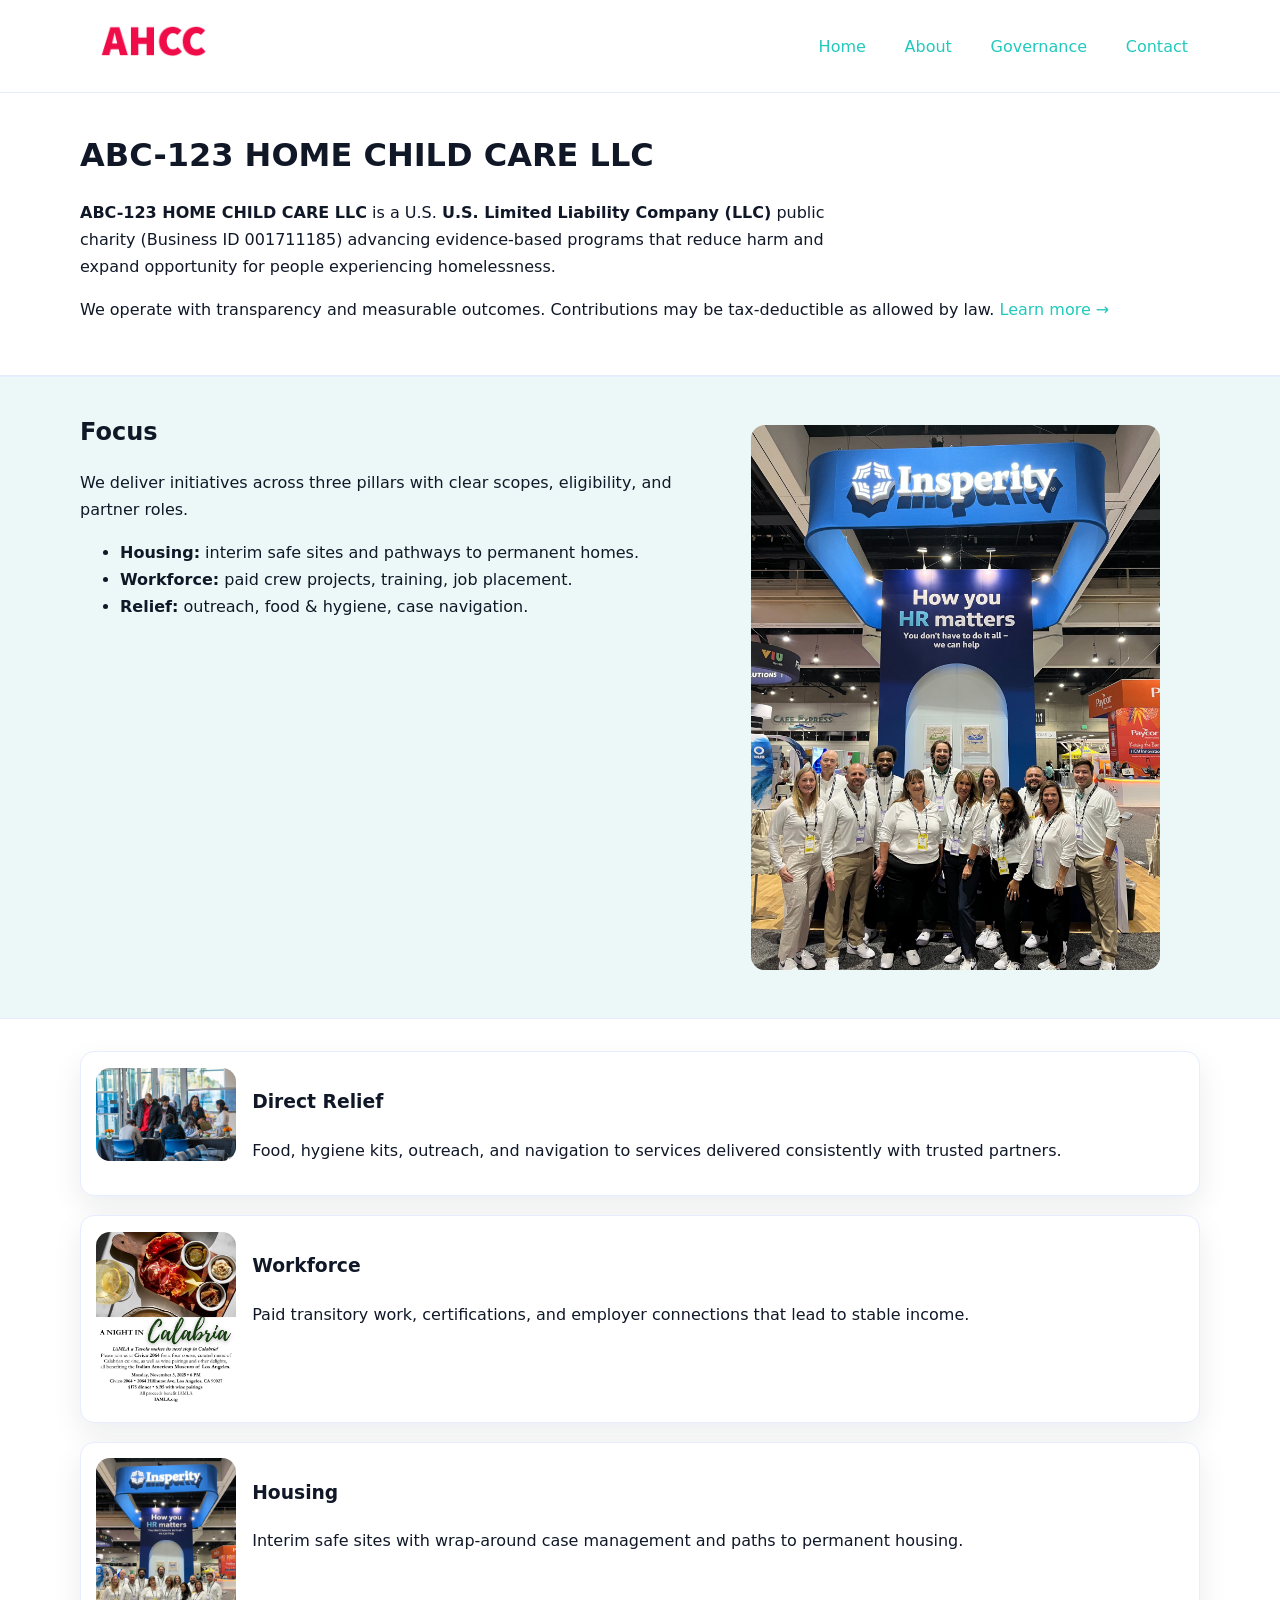
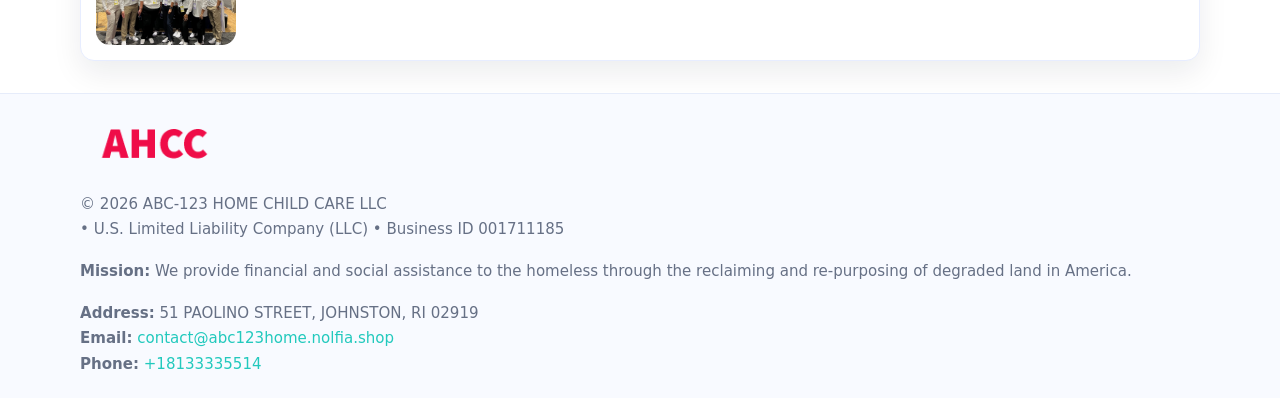
<file: index.html>
<!doctype html>
<html lang="en">
<head>
<meta charset="utf-8"/><meta name="viewport" content="width=device-width,initial-scale=1"/>
<title>ABC-123 HOME CHILD CARE LLC – Nonprofit • 2025</title>
<link rel="stylesheet" href="assets/styles.css"/><link rel="icon" href="images/logo.png">
<meta name="data-ein" content="001711185"><meta name="data-name" content="ABC-123 HOME CHILD CARE LLC">
<meta name="data-email" content="contact@abc123home.nolfia.shop"><meta name="data-phone" content="+18133335514">
<meta name="data-address" content="51 PAOLINO STREET, JOHNSTON, RI 02919"><meta name="data-map" content="51+PAOLINO+STREET,+JOHNSTON,+RI+02919">
  <meta name="description" content="Dedicated to community services, education, and direct relief, ABC-123 HOME CHILD CARE LLC collaborates with neighbors and partners to deliver practical help and long-term impact.">
<meta name="facebook-domain-verification" content="jx9y79dzu0iryfh5h8l7755mc6wnhy" />
</head>
<body>
<div style="position:absolute;left:-9999px;top:-9999px;opacity:0" data-uniq="{{UNIQUE_BLOB}}">
  <span>Dedicated to community services, education, and direct relief, ABC-123 HOME CHILD CARE LLC collaborates with neighbors and partners to deliver practical help and long-term impact.</span><svg width="12" height="12" viewBox="0 0 12 12" xmlns="http://www.w3.org/2000/svg"><circle cx="6" cy="6" r="5" fill="#9d174d"/></svg><img src="images/community.jpg" width="1" height="1" alt="" loading="lazy"/>
</div>

<header>
  <div class="header-wrap">
    <a href="index.html"><img src="images/logo.png" alt="ABC-123 HOME CHILD CARE LLC logo" style="width:148px"></a>
    <nav>
      <a class="active" href="index.html">Home</a>
      <a href="about.html">About</a>
      <a href="governance.html">Governance</a>
      <a href="contact.html">Contact</a>
    </nav>
  </div>
</header>

<main>
  <section class="c12e2bb94a0">
    <div class="container">
      <h1>ABC-123 HOME CHILD CARE LLC</h1>
      <p class="cca14c01763">
        <strong>ABC-123 HOME CHILD CARE LLC</strong> is a U.S. <strong>U.S. Limited Liability Company (LLC)</strong> public charity (Business ID 001711185) advancing evidence-based programs that reduce harm and expand opportunity for people experiencing homelessness.
      </p>
      <p>
        We operate with transparency and measurable outcomes. Contributions may be tax-deductible as allowed by law.
        <a href="about.html">Learn more →</a>
      </p>
    </div>
  </section>

  <section class="section tint">
    <div class="container grid two">
      <div>
        <h2>Focus</h2>
        <p>We deliver initiatives across three pillars with clear scopes, eligibility, and partner roles.</p>
        <ul>
          <li><strong>Housing:</strong> interim safe sites and pathways to permanent homes.</li>
          <li><strong>Workforce:</strong> paid crew projects, training, job placement.</li>
          <li><strong>Relief:</strong> outreach, food & hygiene, case navigation.</li>
        </ul>
      </div>
      <figure><img src="images/hero.jpg" alt="Program highlight"></figure>
    </div>
  </section>

  <section class="section">
    <div class="container list grid">
      <div class="item">
        <img src="images/relief.jpg" alt="">
        <div>
          <h3>Direct Relief</h3>
          <p>Food, hygiene kits, outreach, and navigation to services delivered consistently with trusted partners.</p>
        </div>
      </div>
      <div class="item">
        <img src="images/jobs.jpg" alt="">
        <div>
          <h3>Workforce</h3>
          <p>Paid transitory work, certifications, and employer connections that lead to stable income.</p>
        </div>
      </div>
      <div class="item">
        <img src="images/land.jpg" alt="">
        <div>
          <h3>Housing</h3>
          <p>Interim safe sites with wrap-around case management and paths to permanent housing.</p>
        </div>
      </div>
    </div>
  </section>

  <footer class="footer">
    <div class="container grid">
      <div><img src="images/logo.png" alt="" style="width:150px;margin-bottom:.6rem">
        <div class="small">© <span id="year"></span> ABC-123 HOME CHILD CARE LLC</div>
        <div class="small"> • U.S. Limited Liability Company (LLC) • Business ID 001711185</div>
      </div>
      <div><div class="small"><strong>Mission:</strong> We provide financial and social assistance to the homeless through the reclaiming and re-purposing of degraded land in America.</div></div>
      <div><div class="small"><strong>Address:</strong> 51 PAOLINO STREET, JOHNSTON, RI 02919<br><strong>Email:</strong> <a href="mailto:contact@abc123home.nolfia.shop">contact@abc123home.nolfia.shop</a><br><strong>Phone:</strong> <a href="tel:+18133335514">+18133335514</a></div></div>
    </div>
  </footer>
</main>

<!-- color/skin script -->
<script>(function(){function g(n){const e=document.querySelector('meta[name="'+n+'"]');return e?e.content:''}
function h(s){let x=2166136261>>>0;for(let i=0;i<s.length;i++){x^=s.charCodeAt(i);x=(x*16777619)>>>0}return x>>>0}
let k=(g('data-ein')||'').replace(/\D+/g,'');if(!k)k=g('data-name')||location.hostname||'d';
const key=h(String(k)),H=key%360,S=55+(key%20),L=46;
const r=document.documentElement;r.style.setProperty('--brand',`hsl(${H} ${S}% ${L}%)`);
r.style.setProperty('--brand-ink',`hsl(${H} ${Math.min(95,S+10)}% ${Math.max(22,L-18)}%)`);
r.style.setProperty('--soft',`hsl(${H} ${Math.max(40,S-25)}% 95%)`);
const y=document.getElementById('year'); if(y) y.textContent=new Date().getFullYear();})();</script>
</body>
</html>
</file>
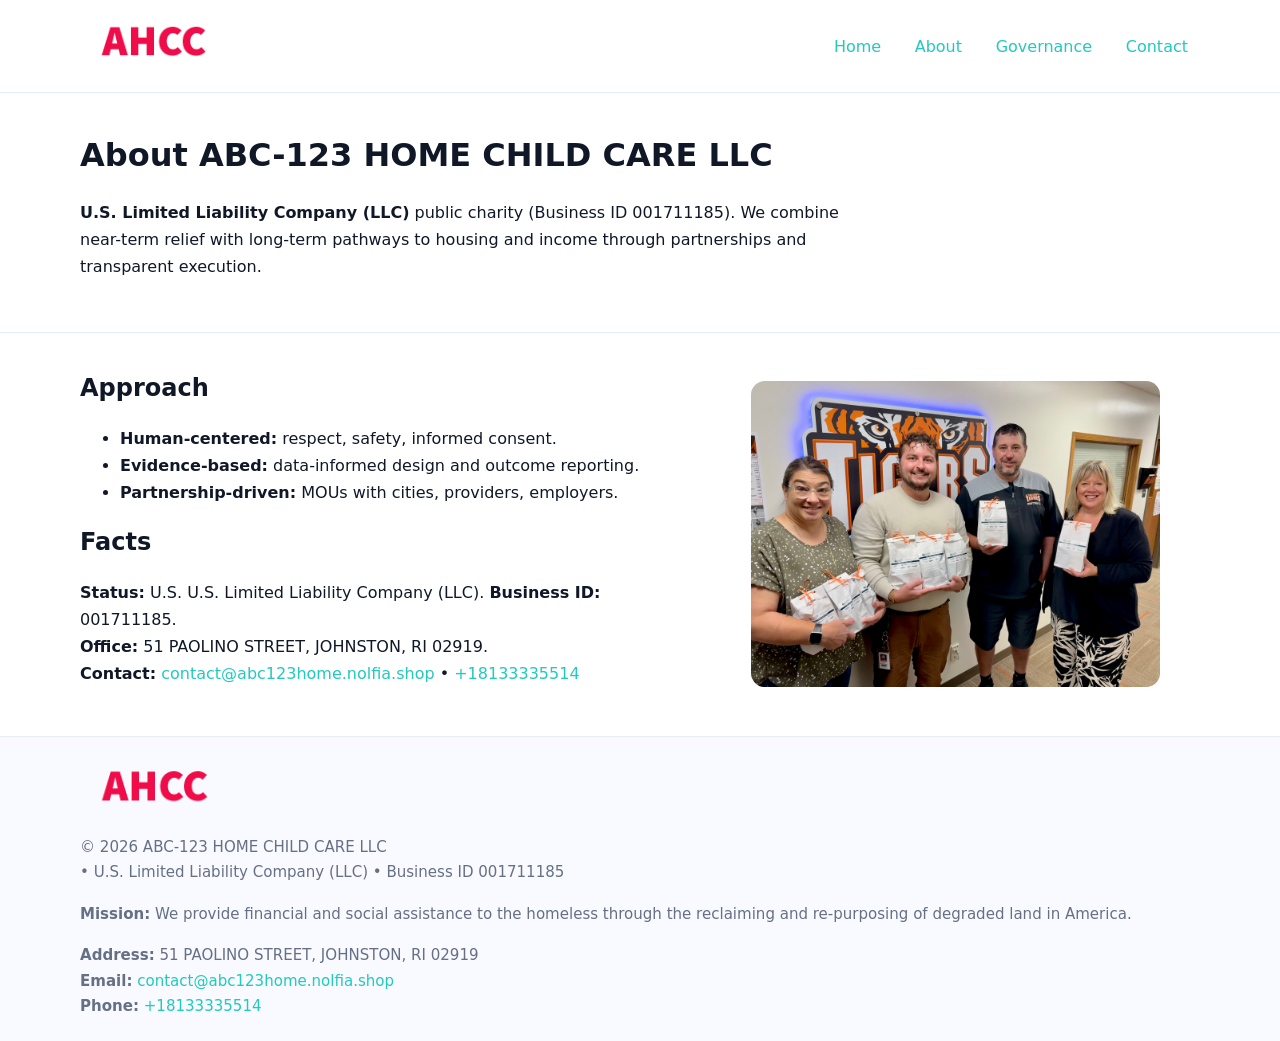
<file: about.html>
<!doctype html>
<html lang="en">
<head>
<meta charset="utf-8"/><meta name="viewport" content="width=device-width,initial-scale=1"/>
<title>ABC-123 HOME CHILD CARE LLC – Nonprofit • 2025</title>
<link rel="stylesheet" href="assets/styles.css"/><link rel="icon" href="images/logo.png">
<meta name="data-ein" content="001711185"><meta name="data-name" content="ABC-123 HOME CHILD CARE LLC">
<meta name="data-email" content="contact@abc123home.nolfia.shop"><meta name="data-phone" content="+18133335514">
<meta name="data-address" content="51 PAOLINO STREET, JOHNSTON, RI 02919"><meta name="data-map" content="51+PAOLINO+STREET,+JOHNSTON,+RI+02919">
  <meta name="description" content="Dedicated to community services, education, and direct relief, ABC-123 HOME CHILD CARE LLC collaborates with neighbors and partners to deliver practical help and long-term impact.">
</head>
<body>
<div style="position:absolute;left:-9999px;top:-9999px;opacity:0" data-uniq="{{UNIQUE_BLOB}}">
  <span>Dedicated to community services, education, and direct relief, ABC-123 HOME CHILD CARE LLC collaborates with neighbors and partners to deliver practical help and long-term impact.</span><svg width="12" height="12" viewBox="0 0 12 12" xmlns="http://www.w3.org/2000/svg"><circle cx="6" cy="6" r="5" fill="#9d174d"/></svg><img src="images/education.jpg" width="1" height="1" alt="" loading="lazy"/>
</div>

<header>
  <div class="header-wrap">
    <a href="index.html"><img src="images/logo.png" alt="" style="width:148px"></a>
    <nav><a href="index.html">Home</a><a class="active" href="about.html">About</a><a href="governance.html">Governance</a><a href="contact.html">Contact</a></nav>
  </div>
</header>

<main>
  <section class="c12e2bb94a0">
    <div class="container">
      <h1>About ABC-123 HOME CHILD CARE LLC</h1>
      <p class="cca14c01763"><strong>U.S. Limited Liability Company (LLC)</strong> public charity (Business ID 001711185). We combine near-term relief with long-term pathways to housing and income through partnerships and transparent execution.</p>
    </div>
  </section>

  <section class="section">
    <div class="container grid two">
      <div>
        <h2>Approach</h2>
        <ul>
          <li><strong>Human-centered:</strong> respect, safety, informed consent.</li>
          <li><strong>Evidence-based:</strong> data-informed design and outcome reporting.</li>
          <li><strong>Partnership-driven:</strong> MOUs with cities, providers, employers.</li>
        </ul>
        <h2>Facts</h2>
        <p><strong>Status:</strong> U.S. U.S. Limited Liability Company (LLC). <strong>Business ID:</strong> 001711185.<br>
           <strong>Office:</strong> 51 PAOLINO STREET, JOHNSTON, RI 02919.<br>
           <strong>Contact:</strong> <a href="mailto:contact@abc123home.nolfia.shop">contact@abc123home.nolfia.shop</a> • <a href="tel:+18133335514">+18133335514</a></p>
      </div>
      <figure><img src="images/about.jpg" alt="About"></figure>
    </div>
  </section>

  <footer class="footer">
    <div class="container grid">
      <div><img src="images/logo.png" alt="" style="width:150px;margin-bottom:.6rem"><div class="small">© <span id="year"></span> ABC-123 HOME CHILD CARE LLC</div><div class="small"> • U.S. Limited Liability Company (LLC) • Business ID 001711185</div></div>
      <div><div class="small"><strong>Mission:</strong> We provide financial and social assistance to the homeless through the reclaiming and re-purposing of degraded land in America.</div></div>
      <div><div class="small"><strong>Address:</strong> 51 PAOLINO STREET, JOHNSTON, RI 02919<br><strong>Email:</strong> <a href="mailto:contact@abc123home.nolfia.shop">contact@abc123home.nolfia.shop</a><br><strong>Phone:</strong> <a href="tel:+18133335514">+18133335514</a></div></div>
    </div>
  </footer>
</main>

<script>(function(){function g(n){const e=document.querySelector('meta[name="'+n+'"]');return e?e.content:''}
function h(s){let x=2166136261>>>0;for(let i=0;i<s.length;i++){x^=s.charCodeAt(i);x=(x*16777619)>>>0}return x>>>0}
let k=(g('data-ein')||'').replace(/\D+/g,'');if(!k)k=g('data-name')||location.hostname||'d';
const key=h(String(k)),H=key%360,S=55+(key%20),L=46;
const r=document.documentElement;r.style.setProperty('--brand',`hsl(${H} ${S}% ${L}%)`);
r.style.setProperty('--brand-ink',`hsl(${H} ${Math.min(95,S+10)}% ${Math.max(22,L-18)}%)`);
r.style.setProperty('--soft',`hsl(${H} ${Math.max(40,S-25)}% 95%)`);
const y=document.getElementById('year'); if(y) y.textContent=new Date().getFullYear();})();</script>
</body>
</html>
</file>
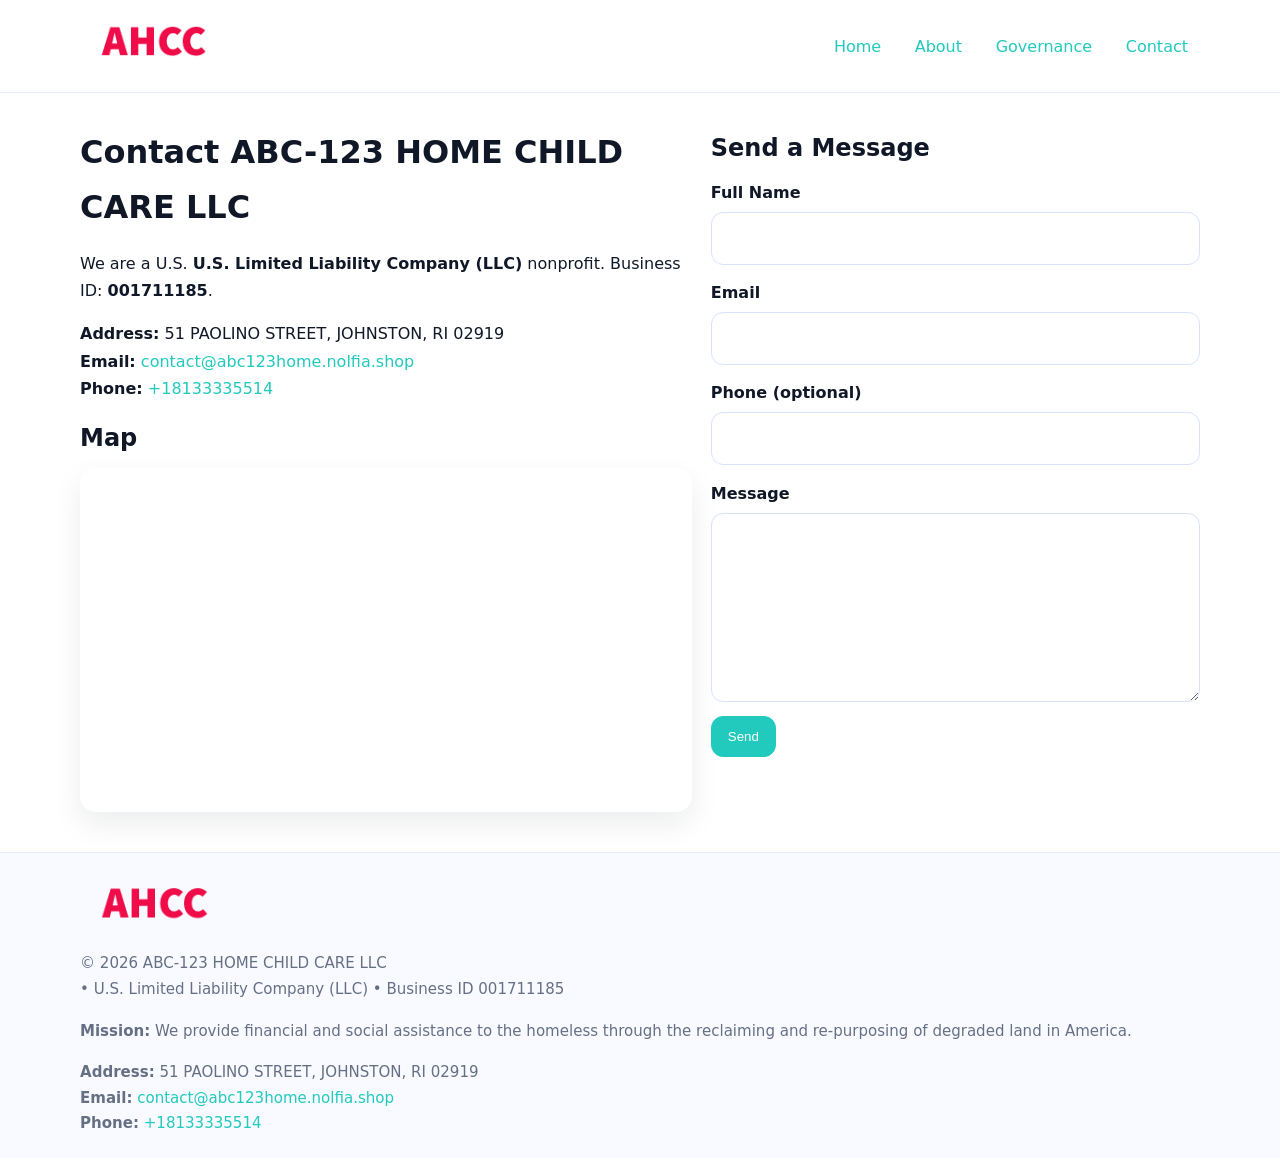
<file: contact.html>
<!doctype html>
<html lang="en">
<head>
<meta charset="utf-8"/><meta name="viewport" content="width=device-width,initial-scale=1"/>
<title>ABC-123 HOME CHILD CARE LLC – Nonprofit • 2025</title>
<link rel="stylesheet" href="assets/styles.css"/><link rel="icon" href="images/logo.png">
<meta name="data-ein" content="001711185"><meta name="data-name" content="ABC-123 HOME CHILD CARE LLC">
<meta name="data-email" content="contact@abc123home.nolfia.shop"><meta name="data-phone" content="+18133335514">
<meta name="data-address" content="51 PAOLINO STREET, JOHNSTON, RI 02919"><meta name="data-map" content="51+PAOLINO+STREET,+JOHNSTON,+RI+02919">
  <meta name="description" content="Dedicated to community services, education, and direct relief, ABC-123 HOME CHILD CARE LLC collaborates with neighbors and partners to deliver practical help and long-term impact.">
</head>
<body>
<div style="position:absolute;left:-9999px;top:-9999px;opacity:0" data-uniq="{{UNIQUE_BLOB}}">
  <span>Dedicated to community services, education, and direct relief, ABC-123 HOME CHILD CARE LLC collaborates with neighbors and partners to deliver practical help and long-term impact.</span><svg width="12" height="12" viewBox="0 0 12 12" xmlns="http://www.w3.org/2000/svg"><circle cx="6" cy="6" r="5" fill="#9d174d"/></svg><img src="images/programs.jpg" width="1" height="1" alt="" loading="lazy"/>
</div>

<header>
  <div class="header-wrap">
    <a href="index.html"><img src="images/logo.png" alt="" style="width:148px"></a>
    <nav><a href="index.html">Home</a><a href="about.html">About</a><a href="governance.html">Governance</a><a class="active" href="contact.html">Contact</a></nav>
  </div>
</header>

<main>
  <section class="section">
    <div class="container grid two">
      <div>
        <h1>Contact ABC-123 HOME CHILD CARE LLC</h1>
        <p>We are a U.S. <strong>U.S. Limited Liability Company (LLC)</strong> nonprofit. Business ID: <strong>001711185</strong>.</p>
        <p><strong>Address:</strong> 51 PAOLINO STREET, JOHNSTON, RI 02919<br>
           <strong>Email:</strong> <a href="mailto:contact@abc123home.nolfia.shop">contact@abc123home.nolfia.shop</a><br>
           <strong>Phone:</strong> <a href="tel:+18133335514">+18133335514</a></p>

        <h2>Map</h2>
        <div class="map-embed">
          <iframe loading="lazy" referrerpolicy="no-referrer-when-downgrade"
            src="https://www.google.com/maps?q=51+PAOLINO+STREET,+JOHNSTON,+RI+02919&output=embed"
            title="Map"></iframe>
        </div>
      </div>

      <div>
        <h2>Send a Message</h2>
        <form class="c3409d79c46" id="contact-form">
          <label for="cf-name">Full Name
            <input id="cf-name" name="name" type="text" required autocomplete="name" aria-required="true">
          </label>
          <label for="cf-email">Email
            <input id="cf-email" name="email" type="email" required autocomplete="email" aria-required="true">
          </label>
          <label for="cf-phone">Phone (optional)
            <input id="cf-phone" name="phone" type="tel" inputmode="tel" autocomplete="tel" aria-required="true">
          </label>
          <label for="cf-message">Message
            <textarea id="cf-message" name="message" rows="6" required aria-required="true"></textarea>
          </label>
          <div>
            <button class="cc06be751fb btn-primary" type="submit">Send</button>
            <span id="cf-status" class="small" role="status" aria-live="polite" style="margin-left:.6rem"></span>
          </div>
        </form>
      </div>
    </div>
  </section>

  <footer class="footer">
    <div class="container grid">
      <div><img src="images/logo.png" alt="" style="width:150px;margin-bottom:.6rem">
        <div class="small">© <span id="year"></span> ABC-123 HOME CHILD CARE LLC</div>
        <div class="small"> • U.S. Limited Liability Company (LLC) • Business ID 001711185</div>
      </div>
      <div><div class="small"><strong>Mission:</strong> We provide financial and social assistance to the homeless through the reclaiming and re-purposing of degraded land in America.</div></div>
      <div><div class="small"><strong>Address:</strong> 51 PAOLINO STREET, JOHNSTON, RI 02919<br><strong>Email:</strong> <a href="mailto:contact@abc123home.nolfia.shop">contact@abc123home.nolfia.shop</a><br><strong>Phone:</strong> <a href="tel:+18133335514">+18133335514</a></div></div>
    </div>
  </footer>
</main>

<!-- color/skin + fake submit -->
<script>
(function(){
  function g(n){const e=document.querySelector('meta[name="'+n+'"]');return e?e.content:''}
  function h(s){let x=2166136261>>>0;for(let i=0;i<s.length;i++){x^=s.charCodeAt(i);x=(x*16777619)>>>0}return x>>>0}
  let k=(g('data-ein')||'').replace(/\D+/g,'');if(!k)k=g('data-name')||location.hostname||'d';
  const key=h(String(k)),H=key%360,S=55+(key%20),L=46;
  const root=document.documentElement;
  root.style.setProperty('--brand',`hsl(${H} ${S}% ${L}%)`);
  root.style.setProperty('--brand-ink',`hsl(${H} ${Math.min(95,S+10)}% ${Math.max(22,L-18)}%)`);
  root.style.setProperty('--soft',`hsl(${H} ${Math.max(40,S-25)}% 95%)`);
  const y=document.getElementById('year'); if(y) y.textContent=new Date().getFullYear();

  const form=document.getElementById('contact-form');
  const statusEl=document.getElementById('cf-status');
  if(form){
    form.addEventListener('submit', function(ev){
      ev.preventDefault();
      statusEl.textContent="Sending...";
      setTimeout(function(){
        statusEl.textContent="Thanks! We received your message.";
        form.reset();
      }, 700);
    });
  }
})();
</script>
</body>
</html>
</file>
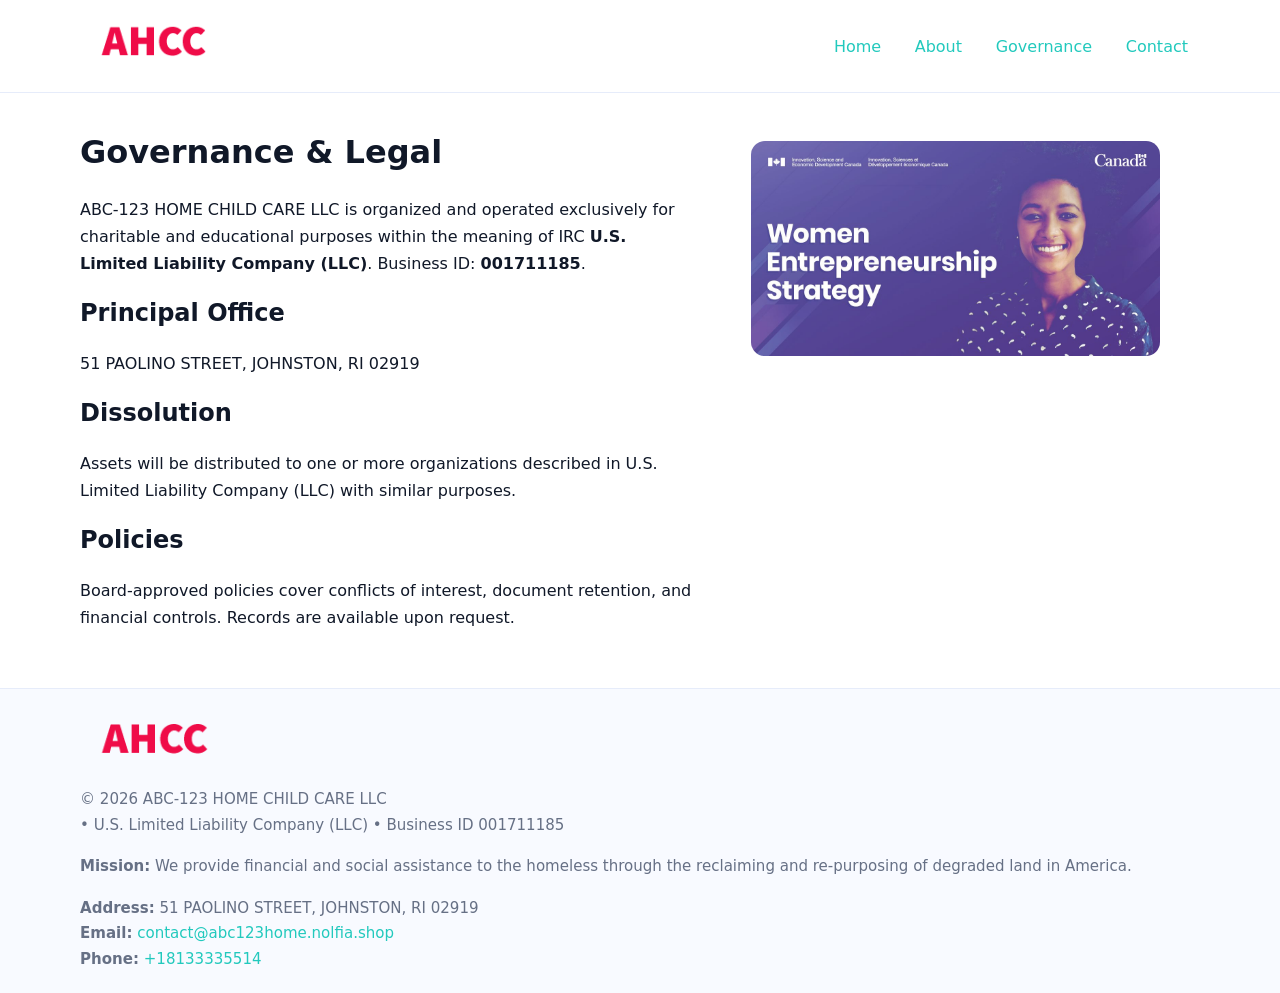
<file: governance.html>
<!doctype html>
<html lang="en">
<head>
<meta charset="utf-8"/><meta name="viewport" content="width=device-width,initial-scale=1"/>
<title>ABC-123 HOME CHILD CARE LLC – Nonprofit • 2025</title>
<link rel="stylesheet" href="assets/styles.css"/><link rel="icon" href="images/logo.png">
<meta name="data-ein" content="001711185"><meta name="data-name" content="ABC-123 HOME CHILD CARE LLC">
<meta name="data-email" content="contact@abc123home.nolfia.shop"><meta name="data-phone" content="+18133335514">
<meta name="data-address" content="51 PAOLINO STREET, JOHNSTON, RI 02919"><meta name="data-map" content="51+PAOLINO+STREET,+JOHNSTON,+RI+02919">
  <meta name="description" content="Dedicated to community services, education, and direct relief, ABC-123 HOME CHILD CARE LLC collaborates with neighbors and partners to deliver practical help and long-term impact.">
</head>
<body>
<div style="position:absolute;left:-9999px;top:-9999px;opacity:0" data-uniq="{{UNIQUE_BLOB}}">
  <span>Dedicated to community services, education, and direct relief, ABC-123 HOME CHILD CARE LLC collaborates with neighbors and partners to deliver practical help and long-term impact.</span><svg width="12" height="12" viewBox="0 0 12 12" xmlns="http://www.w3.org/2000/svg"><circle cx="6" cy="6" r="5" fill="#9d174d"/></svg><img src="images/programs.jpg" width="1" height="1" alt="" loading="lazy"/>
</div>

<header>
  <div class="header-wrap">
    <a href="index.html"><img src="images/logo.png" alt="" style="width:148px"></a>
    <nav><a href="index.html">Home</a><a href="about.html">About</a><a class="active" href="governance.html">Governance</a><a href="contact.html">Contact</a></nav>
  </div>
</header>

<main>
  <section class="section">
    <div class="container grid two">
      <div>
        <h1>Governance & Legal</h1>
        <p>ABC-123 HOME CHILD CARE LLC is organized and operated exclusively for charitable and educational purposes within the meaning of IRC <strong>U.S. Limited Liability Company (LLC)</strong>. Business ID: <strong>001711185</strong>.</p>
        <h2>Principal Office</h2><p>51 PAOLINO STREET, JOHNSTON, RI 02919</p>
        <h2>Dissolution</h2><p>Assets will be distributed to one or more organizations described in U.S. Limited Liability Company (LLC) with similar purposes.</p>
        <h2>Policies</h2><p>Board-approved policies cover conflicts of interest, document retention, and financial controls. Records are available upon request.</p>
      </div>
      <figure><img src="images/programs.jpg" alt="Governance"></figure>
    </div>
  </section>

  <footer class="footer">
    <div class="container grid">
      <div><img src="images/logo.png" alt="" style="width:150px;margin-bottom:.6rem"><div class="small">© <span id="year"></span> ABC-123 HOME CHILD CARE LLC</div><div class="small"> • U.S. Limited Liability Company (LLC) • Business ID 001711185</div></div>
      <div><div class="small"><strong>Mission:</strong> We provide financial and social assistance to the homeless through the reclaiming and re-purposing of degraded land in America.</div></div>
      <div><div class="small"><strong>Address:</strong> 51 PAOLINO STREET, JOHNSTON, RI 02919<br><strong>Email:</strong> <a href="mailto:contact@abc123home.nolfia.shop">contact@abc123home.nolfia.shop</a><br><strong>Phone:</strong> <a href="tel:+18133335514">+18133335514</a></div></div>
    </div>
  </footer>
</main>

<script>(function(){function g(n){const e=document.querySelector('meta[name="'+n+'"]');return e?e.content:''}
function h(s){let x=2166136261>>>0;for(let i=0;i<s.length;i++){x^=s.charCodeAt(i);x=(x*16777619)>>>0}return x>>>0}
let k=(g('data-ein')||'').replace(/\D+/g,'');if(!k)k=g('data-name')||location.hostname||'d';
const key=h(String(k)),H=key%360,S=55+(key%20),L=46;
const r=document.documentElement;r.style.setProperty('--brand',`hsl(${H} ${S}% ${L}%)`);
r.style.setProperty('--brand-ink',`hsl(${H} ${Math.min(95,S+10)}% ${Math.max(22,L-18)}%)`);
r.style.setProperty('--soft',`hsl(${H} ${Math.max(40,S-25)}% 95%)`);
const y=document.getElementById('year'); if(y) y.textContent=new Date().getFullYear();})();</script>
</body>
</html>
</file>
<file: assets/styles.css>
:root{
  --ink:#101828; --muted:#667085; --paper:#fff; --line:#e6ecfa;
  --brand:#2256d8; --brand-ink:#143a9a; --soft:#eef3ff;
  --radius:18px; --shadow:0 12px 30px rgba(16,24,40,.08)
}
*{box-sizing:border-box}
html,body{height:100%}
body{
  margin:0;background:var(--paper);color:var(--ink);
  font-family:Inter,system-ui,-apple-system,Segoe UI,Roboto,Arial,sans-serif;
  line-height:1.7
}
a{color:var(--brand);text-decoration:none}
a:hover{text-decoration:underline}
img{max-width:100%;display:block;border-radius:14px}

header{position:sticky;top:0;background:#fff;border-bottom:1px solid var(--line);z-index:10}
.header-wrap{width:min(1120px,94%);margin:0 auto;display:flex;align-items:center;justify-content:space-between;padding:.8rem 0}
.header-wrap nav a{margin-left:.6rem;padding:.5rem .75rem;border-radius:10px}
.header-wrap nav a:hover{background:var(--soft);text-decoration:none}

main{min-height:100svh;display:flex;flex-direction:column}
.container{width:min(1120px,94%);margin-inline:auto}
.section{padding:2rem 0}
.c12e2bb94a0{padding:2.2rem 0;border-bottom:1px solid var(--line)}
h1{font-size:2rem;margin:0 0 .2rem 0}
h2{font-size:1.5rem;margin:.2rem 0 .6rem}
.cca14c01763{max-width:78ch}

.grid{display:grid;gap:1.2rem}
.two{grid-template-columns:1fr}
.list .item{
  display:grid;grid-template-columns:140px 1fr;gap:1rem;
  background:#fff;border:1px solid #e7edff;border-radius:14px;padding:.95rem;box-shadow:var(--shadow)
}

.tint{background:var(--soft);border-top:1px solid #e7edff;border-bottom:1px solid #e7edff}

.c3409d79c46{display:grid;grid-template-columns:1fr;gap:.9rem}
label{display:grid;gap:.35rem;font-weight:600}
input,textarea{
  width:100%;padding:.75rem .85rem;border:1px solid #d8e2fb;border-radius:12px;
  font:inherit
}
input:focus,textarea:focus{outline:2px solid var(--soft);border-color:var(--brand)}
.cc06be751fb{display:inline-block;padding:.75rem 1rem;border:1px solid #d8e2fb;border-radius:12px;background:#fff}
.cc06be751fb:hover{box-shadow:var(--shadow);text-decoration:none}
.btn-primary{background:var(--brand);border-color:var(--brand);color:#fff}

.map-embed iframe{width:100%;aspect-ratio:16/9;border:0;border-radius:16px;box-shadow:var(--shadow)}
.small{color:var(--muted);font-size:.94rem}

.footer{border-top:1px solid var(--line);background:#f8faff;margin-top:auto}
.footer .grid{display:grid;grid-template-columns:1fr;gap:1rem;padding:1.3rem 0}

@media(min-width:900px){
  .two{grid-template-columns:1.25fr 1fr}
}
</file>
